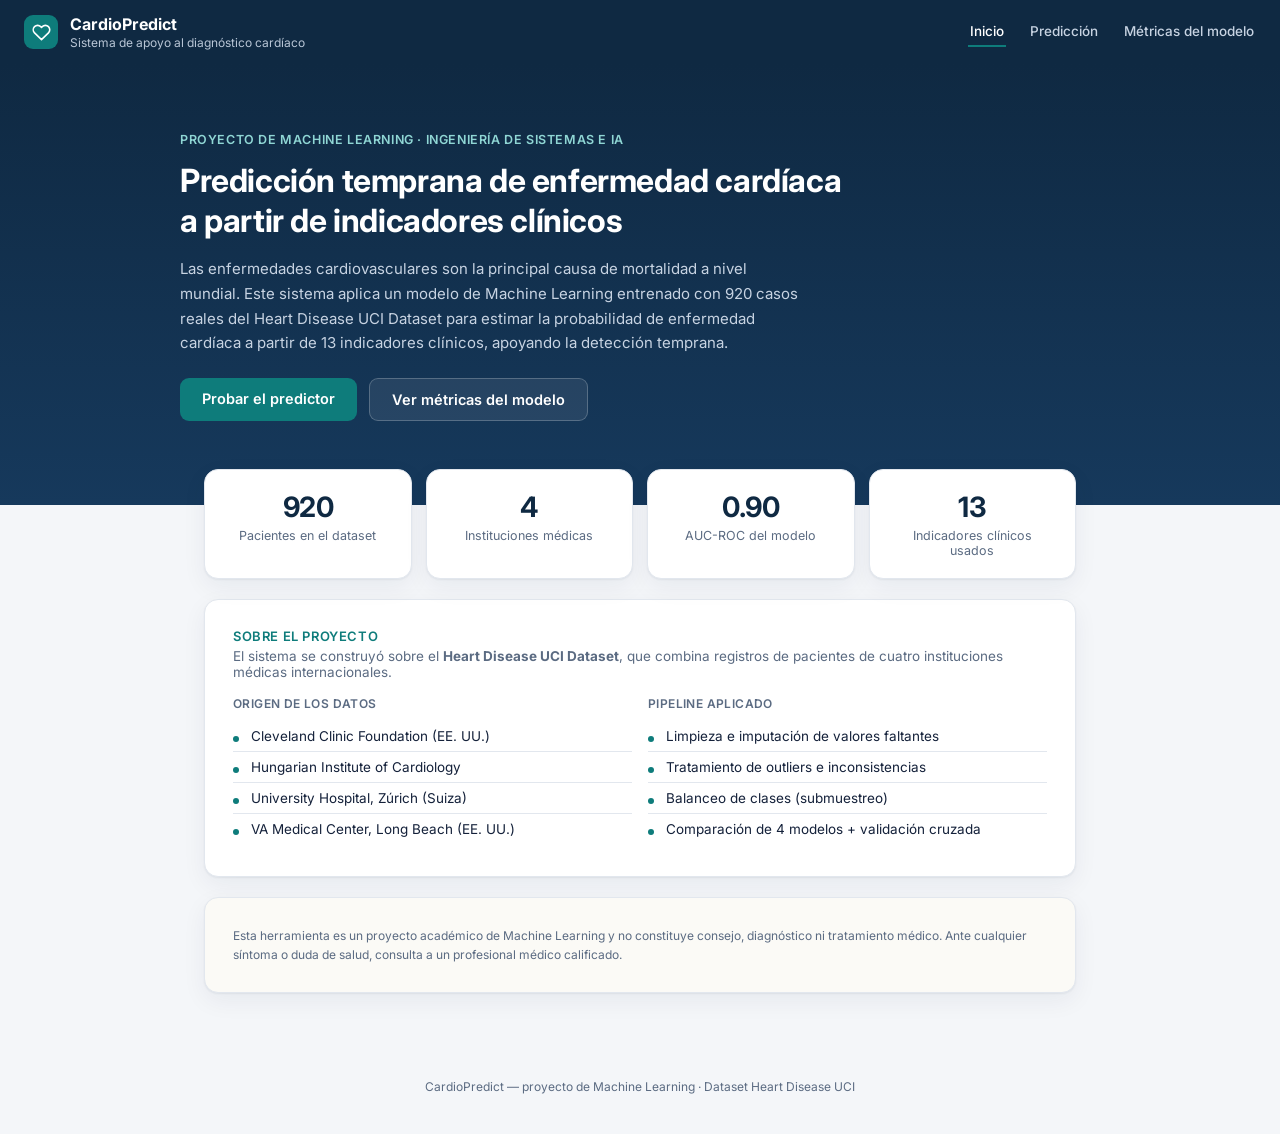
<file: public/index.html>
<!DOCTYPE html>
<html lang="es">
<head>
<meta charset="UTF-8" />
<meta name="viewport" content="width=device-width, initial-scale=1.0" />
<title>CardioPredict — Sistema de apoyo al diagnóstico cardíaco</title>
<link rel="preconnect" href="https://fonts.googleapis.com">
<link rel="preconnect" href="https://fonts.gstatic.com" crossorigin>
<link href="https://fonts.googleapis.com/css2?family=Inter:wght@400;500;600;700&display=swap" rel="stylesheet">
<link rel="stylesheet" href="style.css">
</head>
<body>

<div class="nav">
  <a href="index.html" class="nav-brand">
    <div class="mark">
      <svg viewBox="0 0 24 24" fill="none" stroke="#fff" stroke-width="2" stroke-linecap="round" stroke-linejoin="round">
        <path d="M20.8 4.6a5.5 5.5 0 0 0-7.8 0L12 5.6l-1-1a5.5 5.5 0 0 0-7.8 7.8l1 1L12 21l7.8-7.6 1-1a5.5 5.5 0 0 0 0-7.8z"/>
      </svg>
    </div>
    <div>
      <div class="name">CardioPredict</div>
      <div class="tag">Sistema de apoyo al diagnóstico cardíaco</div>
    </div>
  </a>
  <div class="nav-links">
    <a href="index.html" class="active">Inicio</a>
    <a href="predecir.html">Predicción</a>
    <a href="metricas.html">Métricas del modelo</a>
  </div>
</div>

<div class="hero hero-lg">
  <div class="hero-inner">
    <span class="eyebrow">Proyecto de Machine Learning · Ingeniería de Sistemas e IA</span>
    <h1>Predicción temprana de enfermedad cardíaca<br>a partir de indicadores clínicos</h1>
    <p class="hero-lead">
      Las enfermedades cardiovasculares son la principal causa de mortalidad a nivel mundial.
      Este sistema aplica un modelo de Machine Learning entrenado con 920 casos reales del
      Heart Disease UCI Dataset para estimar la probabilidad de enfermedad cardíaca a partir
      de 13 indicadores clínicos, apoyando la detección temprana.
    </p>
    <div class="hero-cta">
      <a href="predecir.html" class="btn-primary">Probar el predictor</a>
      <a href="metricas.html" class="btn-ghost">Ver métricas del modelo</a>
    </div>
  </div>
</div>

<div class="content">
  <div class="stat-grid">
    <div class="stat-card">
      <p class="stat-num">920</p>
      <p class="stat-label">Pacientes en el dataset</p>
    </div>
    <div class="stat-card">
      <p class="stat-num">4</p>
      <p class="stat-label">Instituciones médicas</p>
    </div>
    <div class="stat-card">
      <p class="stat-num">0.90</p>
      <p class="stat-label">AUC-ROC del modelo</p>
    </div>
    <div class="stat-card">
      <p class="stat-num">13</p>
      <p class="stat-label">Indicadores clínicos usados</p>
    </div>
  </div>

  <div class="card">
    <p class="section-title">Sobre el proyecto</p>
    <p class="section-desc" style="margin-bottom:16px;">
      El sistema se construyó sobre el <b>Heart Disease UCI Dataset</b>, que combina registros
      de pacientes de cuatro instituciones médicas internacionales.
    </p>
    <div class="grid" style="margin-bottom:4px;">
      <div>
        <p class="mini-label">Origen de los datos</p>
        <ul class="clean-list">
          <li>Cleveland Clinic Foundation (EE. UU.)</li>
          <li>Hungarian Institute of Cardiology</li>
          <li>University Hospital, Zúrich (Suiza)</li>
          <li>VA Medical Center, Long Beach (EE. UU.)</li>
        </ul>
      </div>
      <div>
        <p class="mini-label">Pipeline aplicado</p>
        <ul class="clean-list">
          <li>Limpieza e imputación de valores faltantes</li>
          <li>Tratamiento de outliers e inconsistencias</li>
          <li>Balanceo de clases (submuestreo)</li>
          <li>Comparación de 4 modelos + validación cruzada</li>
        </ul>
      </div>
    </div>
  </div>

  <div class="card disclaimer-card">
    <p class="disclaimer">
      Esta herramienta es un proyecto académico de Machine Learning y no constituye consejo,
      diagnóstico ni tratamiento médico. Ante cualquier síntoma o duda de salud, consulta a un
      profesional médico calificado.
    </p>
  </div>
</div>

<footer>CardioPredict — proyecto de Machine Learning · Dataset Heart Disease UCI</footer>

</body>
</html>
</file>
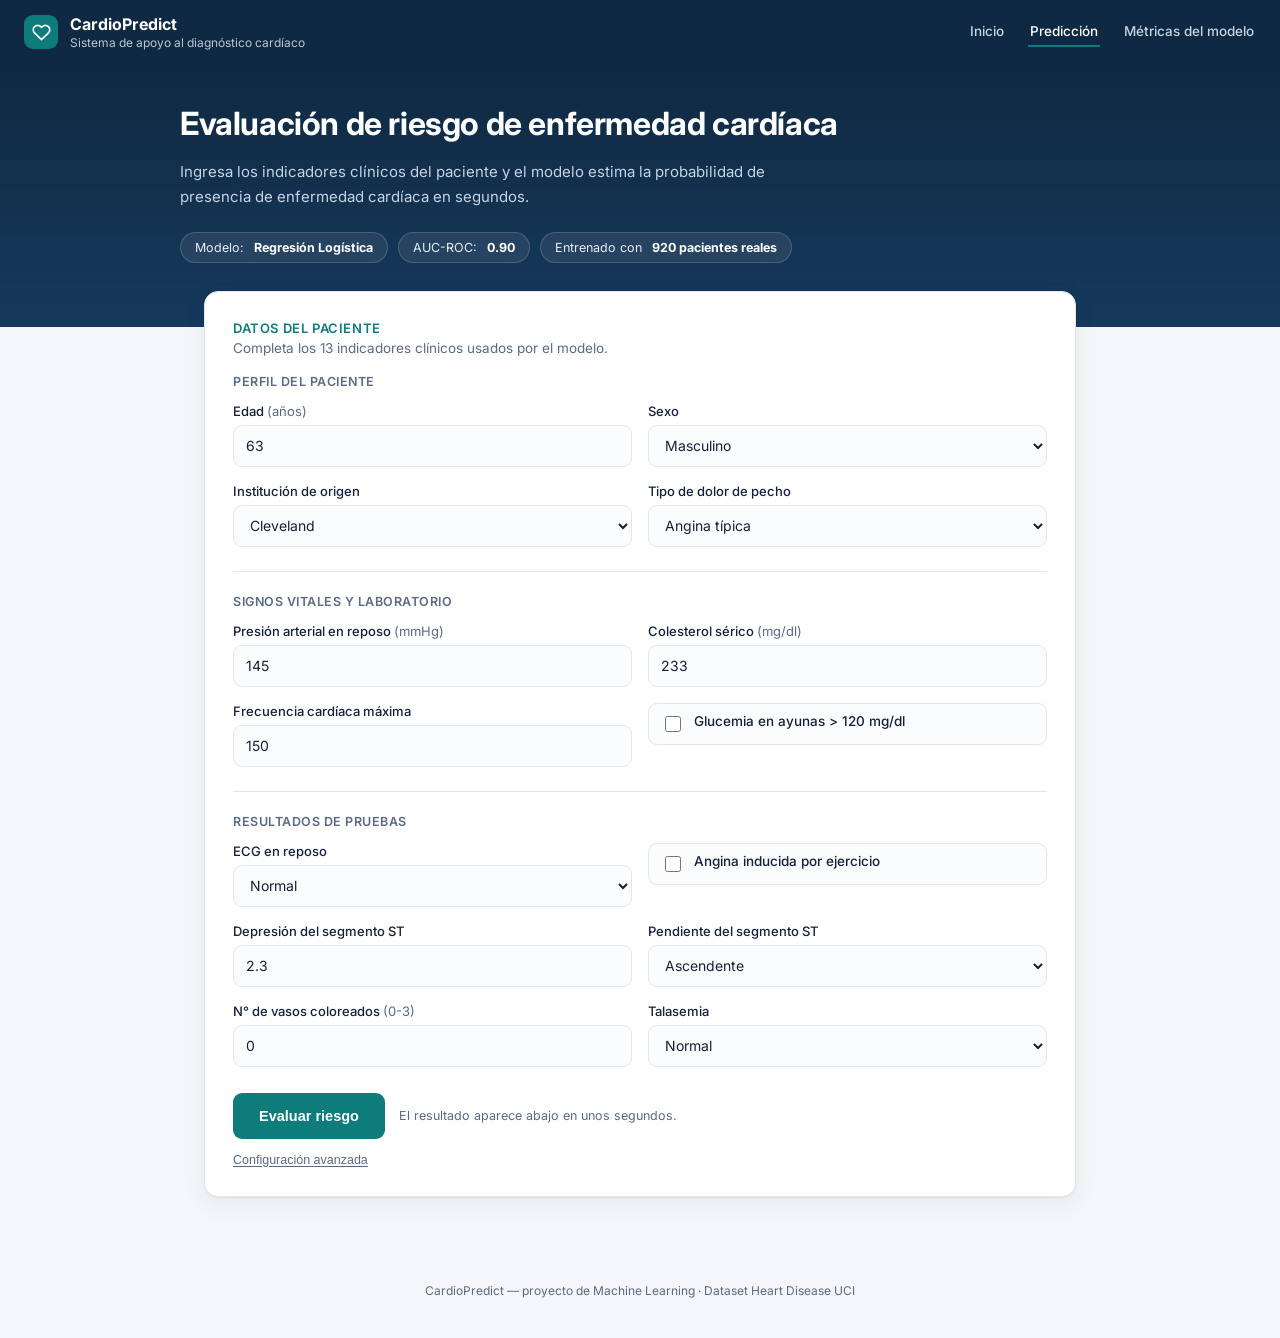
<file: public/predecir.html>
<!DOCTYPE html>
<html lang="es">
<head>
<meta charset="UTF-8" />
<meta name="viewport" content="width=device-width, initial-scale=1.0" />
<title>Predicción — CardioPredict</title>
<link rel="preconnect" href="https://fonts.googleapis.com">
<link rel="preconnect" href="https://fonts.gstatic.com" crossorigin>
<link href="https://fonts.googleapis.com/css2?family=Inter:wght@400;500;600;700&display=swap" rel="stylesheet">
<link rel="stylesheet" href="style.css">
</head>
<body>

<div class="nav">
  <a href="index.html" class="nav-brand">
    <div class="mark">
      <svg viewBox="0 0 24 24" fill="none" stroke="#fff" stroke-width="2" stroke-linecap="round" stroke-linejoin="round">
        <path d="M20.8 4.6a5.5 5.5 0 0 0-7.8 0L12 5.6l-1-1a5.5 5.5 0 0 0-7.8 7.8l1 1L12 21l7.8-7.6 1-1a5.5 5.5 0 0 0 0-7.8z"/>
      </svg>
    </div>
    <div>
      <div class="name">CardioPredict</div>
      <div class="tag">Sistema de apoyo al diagnóstico cardíaco</div>
    </div>
  </a>
  <div class="nav-links">
    <a href="index.html">Inicio</a>
    <a href="predecir.html" class="active">Predicción</a>
    <a href="metricas.html">Métricas del modelo</a>
  </div>
</div>

<div class="hero">
  <div class="hero-inner">
    <h1>Evaluación de riesgo de enfermedad cardíaca</h1>
    <p>Ingresa los indicadores clínicos del paciente y el modelo estima la probabilidad de presencia de enfermedad cardíaca en segundos.</p>
    <div class="badges">
      <span class="badge">Modelo: <b>&nbsp;Regresión Logística</b></span>
      <span class="badge">AUC-ROC: <b>&nbsp;0.90</b></span>
      <span class="badge">Entrenado con <b>&nbsp;920 pacientes reales</b></span>
    </div>
  </div>
</div>

<div class="content">
  <form class="card" id="form">
    <p class="section-title">Datos del paciente</p>
    <p class="section-desc">Completa los 13 indicadores clínicos usados por el modelo.</p>

    <div class="group">
      <p class="group-label">Perfil del paciente</p>
      <div class="grid">
        <div class="field">
          <label for="age">Edad <span class="hint">(años)</span></label>
          <input type="number" id="age" value="63" required />
        </div>
        <div class="field">
          <label for="sex">Sexo</label>
          <select id="sex">
            <option value="Male">Masculino</option>
            <option value="Female">Femenino</option>
          </select>
        </div>
        <div class="field">
          <label for="dataset">Institución de origen</label>
          <select id="dataset">
            <option value="Cleveland">Cleveland</option>
            <option value="Hungary">Hungría</option>
            <option value="Switzerland">Suiza</option>
            <option value="VA Long Beach">VA Long Beach</option>
          </select>
        </div>
        <div class="field">
          <label for="cp">Tipo de dolor de pecho</label>
          <select id="cp">
            <option value="typical angina">Angina típica</option>
            <option value="atypical angina">Angina atípica</option>
            <option value="non-anginal">No anginoso</option>
            <option value="asymptomatic">Asintomático</option>
          </select>
        </div>
      </div>
    </div>

    <div class="group">
      <p class="group-label">Signos vitales y laboratorio</p>
      <div class="grid">
        <div class="field">
          <label for="trestbps">Presión arterial en reposo <span class="hint">(mmHg)</span></label>
          <input type="number" id="trestbps" value="145" required />
        </div>
        <div class="field">
          <label for="chol">Colesterol sérico <span class="hint">(mg/dl)</span></label>
          <input type="number" id="chol" value="233" required />
        </div>
        <div class="field">
          <label for="thalch">Frecuencia cardíaca máxima</label>
          <input type="number" id="thalch" value="150" required />
        </div>
        <div class="field">
          <div class="check">
            <input type="checkbox" id="fbs" />
            <label for="fbs">Glucemia en ayunas &gt; 120 mg/dl</label>
          </div>
        </div>
      </div>
    </div>

    <div class="group">
      <p class="group-label">Resultados de pruebas</p>
      <div class="grid">
        <div class="field">
          <label for="restecg">ECG en reposo</label>
          <select id="restecg">
            <option value="normal">Normal</option>
            <option value="st-t abnormality">Anomalía ST-T</option>
            <option value="lv hypertrophy">Hipertrofia ventricular izq.</option>
          </select>
        </div>
        <div class="field">
          <div class="check">
            <input type="checkbox" id="exang" />
            <label for="exang">Angina inducida por ejercicio</label>
          </div>
        </div>
        <div class="field">
          <label for="oldpeak">Depresión del segmento ST</label>
          <input type="number" step="0.1" id="oldpeak" value="2.3" required />
        </div>
        <div class="field">
          <label for="slope">Pendiente del segmento ST</label>
          <select id="slope">
            <option value="upsloping">Ascendente</option>
            <option value="flat">Plana</option>
            <option value="downsloping">Descendente</option>
          </select>
        </div>
        <div class="field">
          <label for="ca">N° de vasos coloreados <span class="hint">(0-3)</span></label>
          <input type="number" id="ca" value="0" min="0" max="3" required />
        </div>
        <div class="field">
          <label for="thal">Talasemia</label>
          <select id="thal">
            <option value="normal">Normal</option>
            <option value="fixed defect">Defecto fijo</option>
            <option value="reversable defect">Defecto reversible</option>
          </select>
        </div>
      </div>
    </div>

    <div class="submit-row">
      <button type="submit" class="primary" id="submitBtn">Evaluar riesgo</button>
      <span class="submit-note">El resultado aparece abajo en unos segundos.</span>
    </div>

    <p id="error"></p>

    <button type="button" class="adv-toggle" id="advToggle">Configuración avanzada</button>
    <div class="adv-panel" id="advPanel">
      <div class="field">
        <label for="apiBase">URL base de la API</label>
        <input type="text" id="apiBase" />
      </div>
    </div>
  </form>

  <div class="card" id="result">
    <div class="result-head">
      <p class="section-title" style="margin:0;">Resultado</p>
      <span class="risk-pill" id="riskPill"><span class="dot"></span><span id="riskLabel"></span></span>
    </div>
    <p class="prob-num" id="probNum"></p>
    <p class="prob-label">Probabilidad estimada de enfermedad cardíaca</p>
    <div class="bar-track"><div class="bar-fill" id="barFill" style="width:0%"></div></div>
    <p class="submit-note" id="umbralNote" style="margin-top:10px;"></p>

    <div id="factoresBox" style="margin-top:24px; padding-top:20px; border-top:1px solid var(--line); display:none;">
      <p class="mini-label">Por qué el modelo llegó a este resultado</p>
      <p class="section-desc" style="margin-bottom:14px;">
        Contribución real de cada variable a la predicción del modelo (Regresión Logística):
        coeficiente entrenado × valor del paciente, no una aproximación.
      </p>
      <div id="factoresList"></div>
    </div>

    <p class="disclaimer" style="margin-top:18px; padding-top:16px; border-top:1px solid var(--line);">
      Esta herramienta es un proyecto académico de Machine Learning y no constituye consejo,
      diagnóstico ni tratamiento médico. Ante cualquier síntoma o duda de salud, consulta a un
      profesional médico calificado.
    </p>
  </div>
</div>

<footer>CardioPredict — proyecto de Machine Learning · Dataset Heart Disease UCI</footer>

<script>
  const form = document.getElementById('form');
  const submitBtn = document.getElementById('submitBtn');
  const errorEl = document.getElementById('error');
  const resultEl = document.getElementById('result');
  const probNum = document.getElementById('probNum');
  const barFill = document.getElementById('barFill');
  const riskPill = document.getElementById('riskPill');
  const riskLabel = document.getElementById('riskLabel');

  const apiBaseInput = document.getElementById('apiBase');
  apiBaseInput.value = (location.protocol === 'file:') ? 'http://localhost:8000' : '';
  apiBaseInput.placeholder = (location.protocol === 'file:') ? 'http://localhost:8000' : '(mismo dominio, dejar vacío)';

  document.getElementById('advToggle').addEventListener('click', () => {
    const p = document.getElementById('advPanel');
    p.style.display = p.style.display === 'block' ? 'none' : 'block';
  });

  form.addEventListener('submit', async (e) => {
    e.preventDefault();
    errorEl.style.display = 'none';
    resultEl.style.display = 'none';
    submitBtn.disabled = true;
    submitBtn.textContent = 'Evaluando...';

    const apiBase = apiBaseInput.value.replace(/\/$/, '');

    const payload = {
      age: Number(document.getElementById('age').value),
      sex: document.getElementById('sex').value,
      dataset: document.getElementById('dataset').value,
      cp: document.getElementById('cp').value,
      trestbps: Number(document.getElementById('trestbps').value),
      chol: Number(document.getElementById('chol').value),
      fbs: document.getElementById('fbs').checked,
      restecg: document.getElementById('restecg').value,
      thalch: Number(document.getElementById('thalch').value),
      exang: document.getElementById('exang').checked,
      oldpeak: Number(document.getElementById('oldpeak').value),
      slope: document.getElementById('slope').value,
      ca: Number(document.getElementById('ca').value),
      thal: document.getElementById('thal').value,
    };

    try {
      const res = await fetch(`${apiBase}/api/predict`, {
        method: 'POST',
        headers: { 'Content-Type': 'application/json' },
        body: JSON.stringify(payload),
      });
      const data = await res.json();
      if (!res.ok) throw new Error(data.detail || `Error ${res.status}`);

      const pct = data.probabilidad_enfermedad * 100;
      probNum.textContent = pct.toFixed(1) + '%';
      barFill.style.width = pct.toFixed(1) + '%';

      let tier = 'ok', label = 'Riesgo bajo';
      if (pct >= 66) { tier = 'danger'; label = 'Riesgo alto'; }
      else if (pct >= 33) { tier = 'warn'; label = 'Riesgo moderado'; }

      riskPill.className = 'risk-pill risk-' + tier;
      barFill.className = 'bar-fill fill-' + tier;
      riskLabel.textContent = label + ' · ' + data.diagnostico;

      const umbralNote = document.getElementById('umbralNote');
      if (data.nota_umbral) {
        umbralNote.textContent = `Umbral de decisión aplicado: ${data.umbral_aplicado} — ${data.nota_umbral}`;
      } else {
        umbralNote.textContent = '';
      }

      const factoresBox = document.getElementById('factoresBox');
      const factoresList = document.getElementById('factoresList');
      factoresList.innerHTML = '';
      if (data.factores && data.factores.length) {
        const maxAbs = Math.max(...data.factores.map(f => Math.abs(f.contribucion)));
        data.factores.forEach(f => {
          const dir = f.direccion === 'aumenta' ? 'up' : 'down';
          const widthPct = maxAbs > 0 ? (Math.abs(f.contribucion) / maxAbs) * 50 : 0;
          const row = document.createElement('div');
          row.className = 'factor-row';
          row.innerHTML = `
            <span class="factor-name">${f.variable}</span>
            <span class="factor-track">
              <span class="factor-mid"></span>
              <span class="factor-fill ${dir}" style="width:${widthPct.toFixed(1)}%"></span>
            </span>
            <span class="factor-tag ${dir}">${f.direccion === 'aumenta' ? '▲ riesgo' : '▼ riesgo'}</span>
          `;
          factoresList.appendChild(row);
        });
        factoresBox.style.display = 'block';
      } else {
        factoresBox.style.display = 'none';
      }

      resultEl.style.display = 'block';
      resultEl.scrollIntoView({ behavior: 'smooth', block: 'nearest' });
    } catch (err) {
      errorEl.textContent = `No se pudo conectar con la API (${apiBase || location.origin}): ${err.message}`;
      errorEl.style.display = 'block';
    } finally {
      submitBtn.disabled = false;
      submitBtn.textContent = 'Evaluar riesgo';
    }
  });
</script>
</body>
</html>
</file>
<file: public/style.css>
:root{
  --navy:#0f2942; --navy-2:#16395c; --teal:#0e7c7b; --teal-light:#e4f5f4;
  --ink:#14213a; --ink-soft:#5b6b82; --line:#e2e7ee; --bg:#f4f6f9;
  --card:#ffffff; --danger:#c23b3b; --danger-bg:#fbeaea; --warn:#b8791a; --warn-bg:#fbf1e0;
  --ok:#1c7a4d; --ok-bg:#e8f5ee;
  --radius:14px; --shadow:0 1px 2px rgba(15,41,66,.06), 0 8px 24px rgba(15,41,66,.06);
}
*{ box-sizing:border-box; }
body{
  margin:0; background:var(--bg); color:var(--ink);
  font-family:'Inter',-apple-system,Segoe UI,Roboto,Helvetica,Arial,sans-serif;
  -webkit-font-smoothing:antialiased;
}

.nav{
  background:var(--navy); color:#fff; padding:14px 24px;
  display:flex; align-items:center; justify-content:space-between; gap:16px;
  flex-wrap:wrap; position:sticky; top:0; z-index:10;
}
.nav-brand{ display:flex; align-items:center; gap:12px; text-decoration:none; }
.nav .mark{
  width:34px; height:34px; border-radius:9px; background:var(--teal);
  display:flex; align-items:center; justify-content:center; flex:none;
}
.nav .mark svg{ width:19px; height:19px; }
.nav .name{ font-weight:700; font-size:16px; letter-spacing:.2px; color:#fff; }
.nav .tag{ font-size:12px; color:#b9c6d6; margin-top:1px; }
.nav-links{ display:flex; gap:22px; align-items:center; }
.nav-links a{
  color:#c7d3e2; text-decoration:none; font-size:13.5px; font-weight:500;
  padding:6px 2px; border-bottom:2px solid transparent;
}
.nav-links a:hover{ color:#fff; }
.nav-links a.active{ color:#fff; border-bottom-color:var(--teal); }

.hero{
  background:linear-gradient(180deg,var(--navy) 0%, var(--navy-2) 100%);
  color:#fff; padding:40px 24px 64px;
}
.hero-lg{ padding:64px 24px 84px; }
.hero-inner{ max-width:920px; margin:0 auto; }
.eyebrow{
  display:inline-block; font-size:12.5px; font-weight:600; color:#8fd6d4;
  text-transform:uppercase; letter-spacing:.6px; margin-bottom:14px;
}
.hero h1{ font-size:32px; font-weight:700; margin:0 0 16px; letter-spacing:-.4px; line-height:1.25; }
.hero p{ font-size:15px; color:#c7d3e2; max-width:620px; line-height:1.65; margin:0 0 22px; }
.hero-lead{ max-width:640px; }
.hero-cta{ display:flex; gap:12px; flex-wrap:wrap; margin-top:8px; }
.btn-primary{
  background:var(--teal); color:#fff; text-decoration:none; font-weight:600; font-size:14.5px;
  padding:12px 22px; border-radius:9px; display:inline-block;
}
.btn-primary:hover{ background:#0b6564; }
.btn-ghost{
  background:rgba(255,255,255,.08); border:1px solid rgba(255,255,255,.22); color:#fff;
  text-decoration:none; font-weight:600; font-size:14.5px; padding:12px 22px; border-radius:9px;
  display:inline-block;
}
.btn-ghost:hover{ background:rgba(255,255,255,.15); }

.badges{ display:flex; gap:10px; flex-wrap:wrap; }
.badge{
  background:rgba(255,255,255,.08); border:1px solid rgba(255,255,255,.16);
  border-radius:999px; padding:7px 14px; font-size:12.5px; color:#e6ecf4;
  display:flex; align-items:center; gap:7px;
}
.badge b{ color:#fff; }

.content{ max-width:920px; margin:-36px auto 60px; padding:0 24px; }

.stat-grid{ display:grid; grid-template-columns:repeat(4,1fr); gap:14px; margin-bottom:20px; }
@media (max-width:640px){ .stat-grid{ grid-template-columns:1fr 1fr; } }
.stat-card{
  background:var(--card); border-radius:var(--radius); box-shadow:var(--shadow);
  border:1px solid var(--line); padding:20px; text-align:center;
}
.stat-num{ font-size:28px; font-weight:700; color:var(--navy); margin:0 0 4px; letter-spacing:-.5px; }
.stat-label{ font-size:12.5px; color:var(--ink-soft); margin:0; }

.card{
  background:var(--card); border-radius:var(--radius); box-shadow:var(--shadow);
  border:1px solid var(--line); padding:28px;
}
.card + .card{ margin-top:20px; }

.section-title{ font-size:13px; font-weight:600; color:var(--teal); text-transform:uppercase;
  letter-spacing:.6px; margin:0 0 4px; }
.section-desc{ font-size:13.5px; color:var(--ink-soft); margin:0 0 18px; }
.mini-label{ font-size:12px; font-weight:600; color:var(--ink-soft); text-transform:uppercase;
  letter-spacing:.4px; margin:0 0 10px; }
.clean-list{ list-style:none; margin:0; padding:0; }
.clean-list li{
  font-size:13.5px; color:var(--ink); padding:7px 0 7px 18px; position:relative;
  border-bottom:1px solid var(--line);
}
.clean-list li:last-child{ border-bottom:none; }
.clean-list li::before{
  content:''; position:absolute; left:0; top:15px; width:6px; height:6px;
  border-radius:50%; background:var(--teal);
}

.disclaimer-card{ background:#fbfaf6; }
.disclaimer{ font-size:12px; color:var(--ink-soft); line-height:1.6; margin:0; }

.group + .group{ margin-top:24px; padding-top:22px; border-top:1px solid var(--line); }
.group-label{ font-size:12.5px; font-weight:600; color:var(--ink-soft); text-transform:uppercase;
  letter-spacing:.5px; margin:0 0 14px; }

.grid{ display:grid; grid-template-columns:1fr 1fr; gap:16px; }
@media (max-width:560px){ .grid{ grid-template-columns:1fr; } }

.field label{ display:block; font-size:13px; font-weight:500; color:var(--ink); margin-bottom:6px; }
.field .hint{ font-weight:400; color:var(--ink-soft); }
input[type=number], input[type=text], select{
  width:100%; height:42px; border-radius:9px; border:1.5px solid var(--line);
  padding:0 12px; font-size:14px; font-family:inherit; color:var(--ink); background:#fbfcfd;
  transition:border-color .15s;
}
input[type=number]:focus, input[type=text]:focus, select:focus{ outline:none; border-color:var(--teal); background:#fff; }
.field{ margin-bottom:0; }

.check{
  display:flex; align-items:center; gap:10px; background:#fbfcfd;
  border:1.5px solid var(--line); border-radius:9px; padding:11px 12px; height:42px;
}
.check input{ width:16px; height:16px; accent-color:var(--teal); flex:none; }
.check label{ font-size:13.5px; color:var(--ink); cursor:pointer; }

.submit-row{ margin-top:26px; display:flex; align-items:center; gap:14px; }
button.primary{
  background:var(--teal); color:#fff; border:none; height:46px; padding:0 26px;
  border-radius:9px; font-size:14.5px; font-weight:600; cursor:pointer;
  transition:background .15s;
}
button.primary:hover{ background:#0b6564; }
button.primary:disabled{ background:#9fb3ad; cursor:default; }
.submit-note{ font-size:12.5px; color:var(--ink-soft); }

#error{
  display:none; margin-top:16px; background:var(--danger-bg); border:1px solid #f0c9c9;
  color:var(--danger); border-radius:9px; padding:12px 14px; font-size:13.5px;
}

#result{ display:none; }
.result-head{ display:flex; align-items:center; justify-content:space-between; gap:16px; flex-wrap:wrap; }
.risk-pill{ display:inline-flex; align-items:center; gap:8px; padding:8px 16px; border-radius:999px; font-size:13px; font-weight:600; }
.risk-ok{ background:var(--ok-bg); color:var(--ok); }
.risk-warn{ background:var(--warn-bg); color:var(--warn); }
.risk-danger{ background:var(--danger-bg); color:var(--danger); }
.dot{ width:8px; height:8px; border-radius:50%; background:currentColor; }

.prob-num{ font-size:44px; font-weight:700; letter-spacing:-1px; margin:18px 0 6px; }
.prob-label{ font-size:13px; color:var(--ink-soft); margin:0 0 14px; }
.bar-track{ height:10px; border-radius:999px; background:#eef1f5; overflow:hidden; }
.bar-fill{ height:100%; border-radius:999px; transition:width .5s ease; }
.fill-ok{ background:var(--ok); } .fill-warn{ background:var(--warn); } .fill-danger{ background:var(--danger); }

.adv-toggle{
  font-size:12.5px; color:var(--ink-soft); cursor:pointer; text-decoration:underline;
  text-underline-offset:2px; background:none; border:none; padding:0; margin-top:14px;
}
.adv-panel{ display:none; margin-top:12px; }
.adv-panel input{ max-width:320px; }

table.metrics{ width:100%; border-collapse:collapse; font-size:13.5px; }
table.metrics th{
  text-align:left; font-size:11.5px; text-transform:uppercase; letter-spacing:.4px;
  color:var(--ink-soft); font-weight:600; padding:0 10px 10px; border-bottom:1.5px solid var(--line);
}
table.metrics td{ padding:11px 10px; border-bottom:1px solid var(--line); color:var(--ink); }
table.metrics tr:last-child td{ border-bottom:none; }
table.metrics td.num{ font-variant-numeric:tabular-nums; }
.rank-badge{
  display:inline-flex; align-items:center; justify-content:center; width:20px; height:20px;
  border-radius:50%; background:var(--teal-light); color:var(--teal); font-size:11px; font-weight:700;
}
.rank-1{ background:#fde9c8; color:#8a5a09; }

.chart-wrap{ position:relative; height:280px; margin-top:6px; }

.factor-row{ display:flex; align-items:center; gap:12px; padding:8px 0; }
.factor-name{ flex:0 0 220px; font-size:13px; color:var(--ink); }
.factor-track{ flex:1; height:8px; border-radius:999px; background:#eef1f5; position:relative; overflow:hidden; }
.factor-fill{ position:absolute; top:0; bottom:0; border-radius:999px; }
.factor-fill.up{ background:var(--danger); left:50%; }
.factor-fill.down{ background:var(--ok); right:50%; }
.factor-mid{ position:absolute; left:50%; top:-2px; bottom:-2px; width:1px; background:var(--line); }
.factor-tag{ flex:0 0 auto; font-size:11.5px; font-weight:600; width:60px; text-align:right; }
.factor-tag.up{ color:var(--danger); }
.factor-tag.down{ color:var(--ok); }
@media (max-width:560px){ .factor-name{ flex-basis:140px; font-size:12px; } }

footer{ text-align:center; padding:26px 24px 40px; font-size:12px; color:var(--ink-soft); }
</file>
